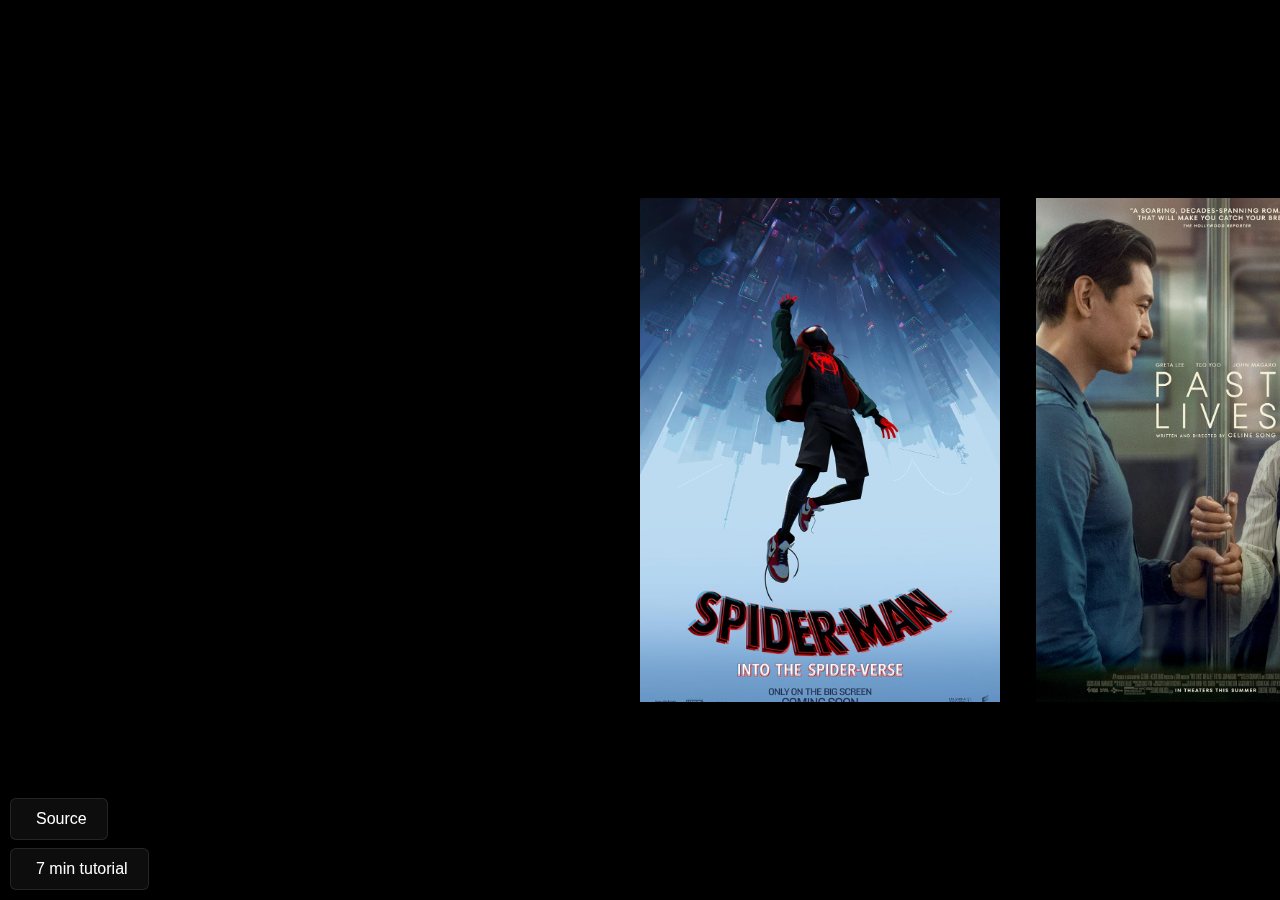
<file: docs/index.html>
<!DOCTYPE html>
<html lang="en">
<head>
    <meta charset="UTF-8">
    <meta name="viewport" content="width=device-width, initial-scale=1.0">
    <title>Document</title>
    <script src="script.js"></script>
    <link rel="stylesheet" href="style.css" />
</head>
<nav>
  <!-- Navigation Pages -->
</nav>
<main>
  <div id="image-track" data-mouse-down-at="0" data-prev-percentage="0">
    <!-- Spiderman Into the Spiderverse -->
    <!-- src="https://m.media-amazon.com/images/M/MV5BMjAzNTY5NjIyMl5BMl5BanBnXkFtZTgwNTMyMzY2NTM@._V1_FMjpg_UX1000_.jpges/M/MV5BMjAzNTY5NjIyMl5BMl5BanBnXkFtZTgwNTMyMzY2NTM@._V1_FMjpg_UX1000_.jpg"  -->
    <img class="image" 
    src="./assets/Spider-Man_Into_the_Spider-Verse.jpg"
    draggable="false" />

    <!-- Past Lives -->
    <!-- src="https://m.media-amazon.com/images/M/MV5BOTkzYmMxNTItZDAxNC00NGM0LWIyODMtMWYzMzRkMjIyMTE1XkEyXkFqcGdeQXVyMTAyMjQ3NzQ1._V1_FMjpg_UX1000_.jpg"  -->
    <img class="image" 
    src="./assets/Past_Lives.jpg"
    draggable="false" />
    </div>
  </main>
  <aside>
    <!-- Scroll Bar -->
  </aside>
  <footer>
    <a id="source-link" class="meta-link" href="https://camillemormal.com" target="_blank">
      <i class="fa-solid fa-link"></i>
      <span>Source</span>
    </a>
    
    <a id="yt-link" class="meta-link" href="https://youtu.be/PkADl0HubMY" target="_blank">
      <i class="fa-brands fa-youtube"></i>
      <span>7 min tutorial</span>
    </a> 
  </footer>
</html>
</file>
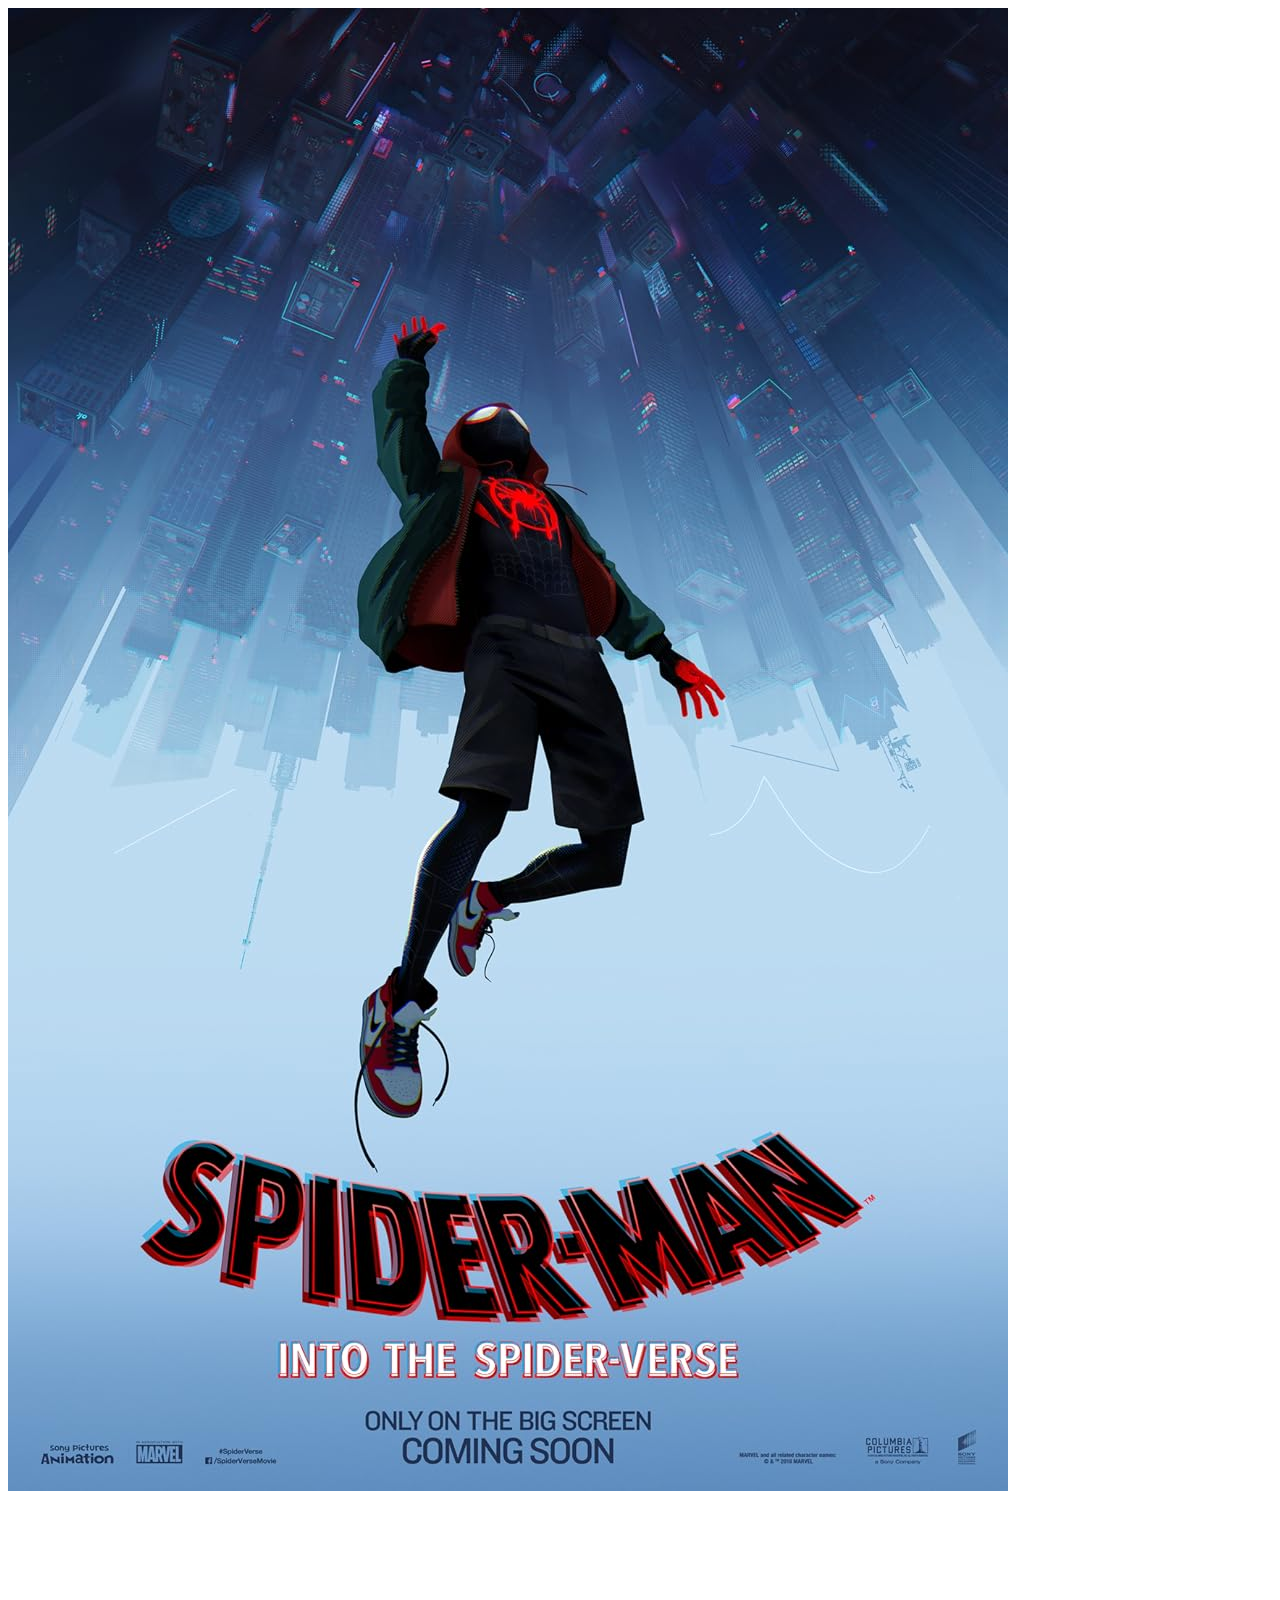
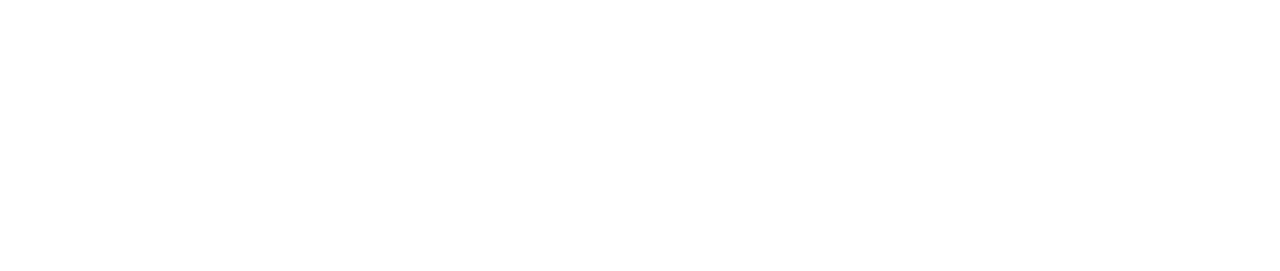
<file: test.html>
<!DOCTYPE html>
<html lang="en">
    <head>
        <meta charset="UTF-8" />
        <meta name="viewport" content="width=device-width, initial-scale=1.0" />
        <title>Cinephile Starter Pack</title>
    </head>
    <body>
        <nav></nav>
        <main>
            <div class="track">
                <div class="movie_card">
                    <img
                        class="image"
                        src="./assets/spider-man_into_the_spider-verse.jpg"
                        draggable="false"
                        alt="Spider-Man_Into_the_Spider-Verse"
                    />
                    <h1></h1>
                    <p></p>
                </div>

                <div class="movie_card">
                    <img />
                    <h1></h1>
                    <p></p>
                </div>

                <div class="movie_card">
                    <img />
                    <h1></h1>
                    <p></p>
                </div>

                <div class="movie_card">
                    <img />
                    <h1></h1>
                    <p></p>
                </div>

                <div class="movie_card">
                    <img />
                    <h1></h1>
                    <p></p>
                </div>

                <div class="movie_card">
                    <img />
                    <h1></h1>
                    <p></p>
                </div>

                <div class="movie_card">
                    <img />
                    <h1></h1>
                    <p></p>
                </div>

                <div class="movie_card">
                    <img />
                    <h1></h1>
                    <p></p>
                </div>

                <div class="movie_card">
                    <img />
                    <h1></h1>
                    <p></p>
                </div>

                <div class="movie_card">
                    <img />
                    <h1></h1>
                    <p></p>
                </div>
            </div>
        </main>
    </body>
</html>
</file>
<file: docs/style.css>
body {
    height: 100vh;
    width: 100vw;
    background-color: black;
    margin: 0rem;
    overflow: hidden;
  }
  
  #image-track {
    display: flex;
    gap: 4vmin;
    position: absolute;
    left: 50%;
    top: 50%;
    transform: translate(0%, -50%); 
    user-select: none; /* -- Prevent image highlighting -- */
  }
  
  #image-track > .image {
    width: 40vmin;
    height: 56vmin;
    object-fit: cover;
    object-position: 100% center;
  }
  
  /* -- YouTube Link Styles -- */
  
  body.menu-toggled > .meta-link > span {
    color: rgb(30, 30, 30);
  }
  
  #source-link {
    bottom: 60px;
  }
  
  #source-link > i {
    color: rgb(94, 106, 210);
  }
  
  #yt-link > i {
    color: rgb(239, 83, 80);
  }
  
  .meta-link {
    align-items: center;
    backdrop-filter: blur(3px);
    background-color: rgba(255, 255, 255, 0.05);
    border: 1px solid rgba(255, 255, 255, 0.1);
    border-radius: 6px;
    bottom: 10px;
    box-shadow: 2px 2px 2px rgba(0, 0, 0, 0.1);
    cursor: pointer;  
    display: inline-flex;
    gap: 5px;
    left: 10px;
    padding: 10px 20px;
    position: fixed;
    text-decoration: none;
    transition: background-color 400ms, border-color 400ms;
    z-index: 10000;
  }
  
  .meta-link:hover {
    background-color: rgba(255, 255, 255, 0.1);
    border: 1px solid rgba(255, 255, 255, 0.2);
  }
  
  .meta-link > i, .meta-link > span {
    height: 20px;
    line-height: 20px;
  }
  
  .meta-link > span {
    color: white;
    font-family: "Rubik", sans-serif;
    font-weight: 500;
  }
</file>
